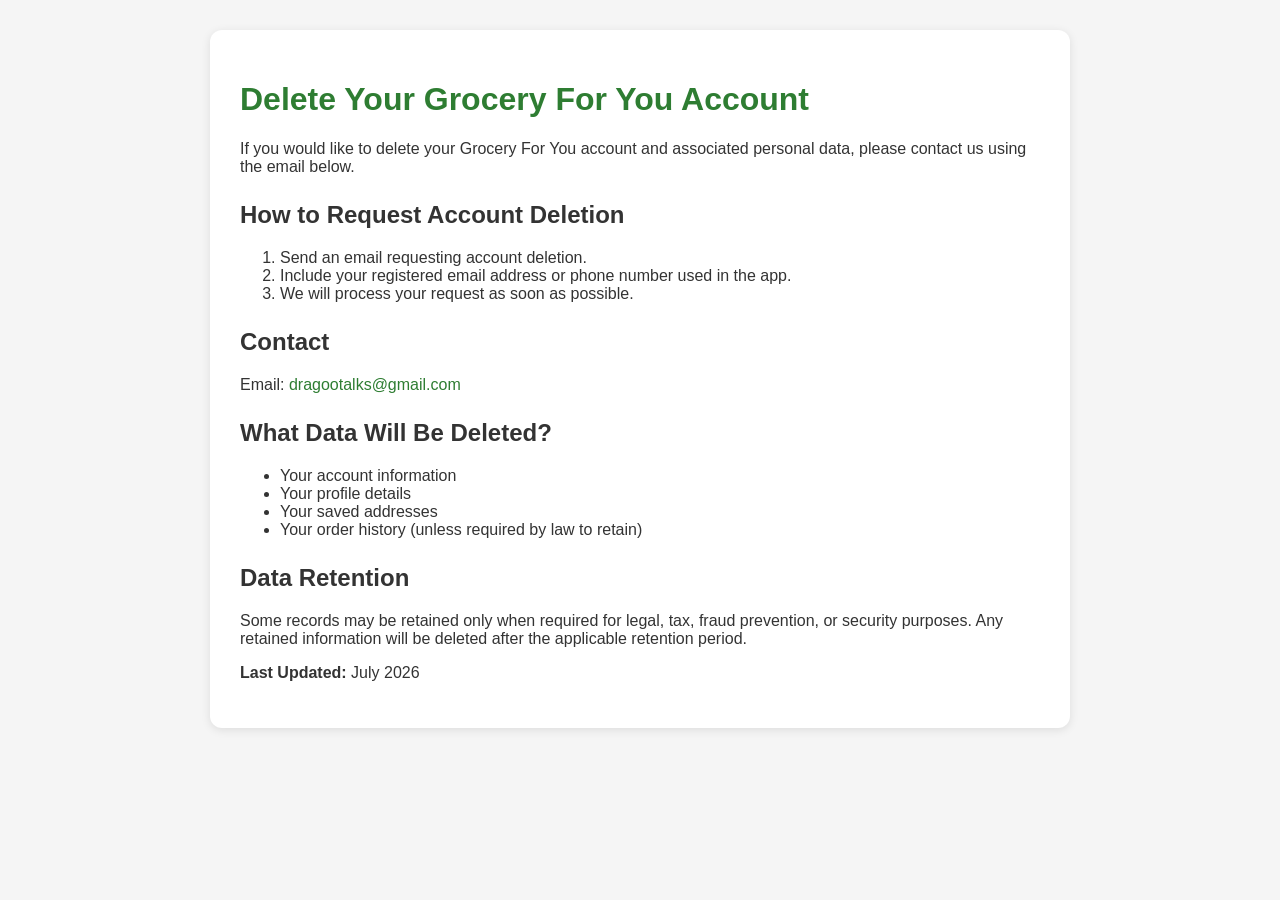
<file: delete-account.html>
<!DOCTYPE html>
<html lang="en">
<head>
<meta charset="UTF-8">
<meta name="viewport" content="width=device-width, initial-scale=1.0">
<title>Delete Account - Grocery For You</title>

<style>
body{
    font-family:Arial,sans-serif;
    background:#f5f5f5;
    margin:0;
    padding:30px;
    color:#333;
}
.container{
    max-width:800px;
    margin:auto;
    background:#fff;
    padding:30px;
    border-radius:12px;
    box-shadow:0 2px 10px rgba(0,0,0,.1);
}
h1{
    color:#2E7D32;
}
h2{
    margin-top:25px;
}
a{
    color:#2E7D32;
    text-decoration:none;
}
</style>
</head>

<body>

<div class="container">

<h1>Delete Your Grocery For You Account</h1>

<p>
If you would like to delete your Grocery For You account and associated personal data,
please contact us using the email below.
</p>

<h2>How to Request Account Deletion</h2>

<ol>
<li>Send an email requesting account deletion.</li>
<li>Include your registered email address or phone number used in the app.</li>
<li>We will process your request as soon as possible.</li>
</ol>

<h2>Contact</h2>

<p>
Email:
<a href="mailto:dragootalks@gmail.com">
dragootalks@gmail.com
</a>
</p>

<h2>What Data Will Be Deleted?</h2>

<ul>
<li>Your account information</li>
<li>Your profile details</li>
<li>Your saved addresses</li>
<li>Your order history (unless required by law to retain)</li>
</ul>

<h2>Data Retention</h2>

<p>
Some records may be retained only when required for legal, tax, fraud prevention,
or security purposes. Any retained information will be deleted after the applicable
retention period.
</p>

<p><strong>Last Updated:</strong> July 2026</p>

</div>

</body>
</html>
</file>
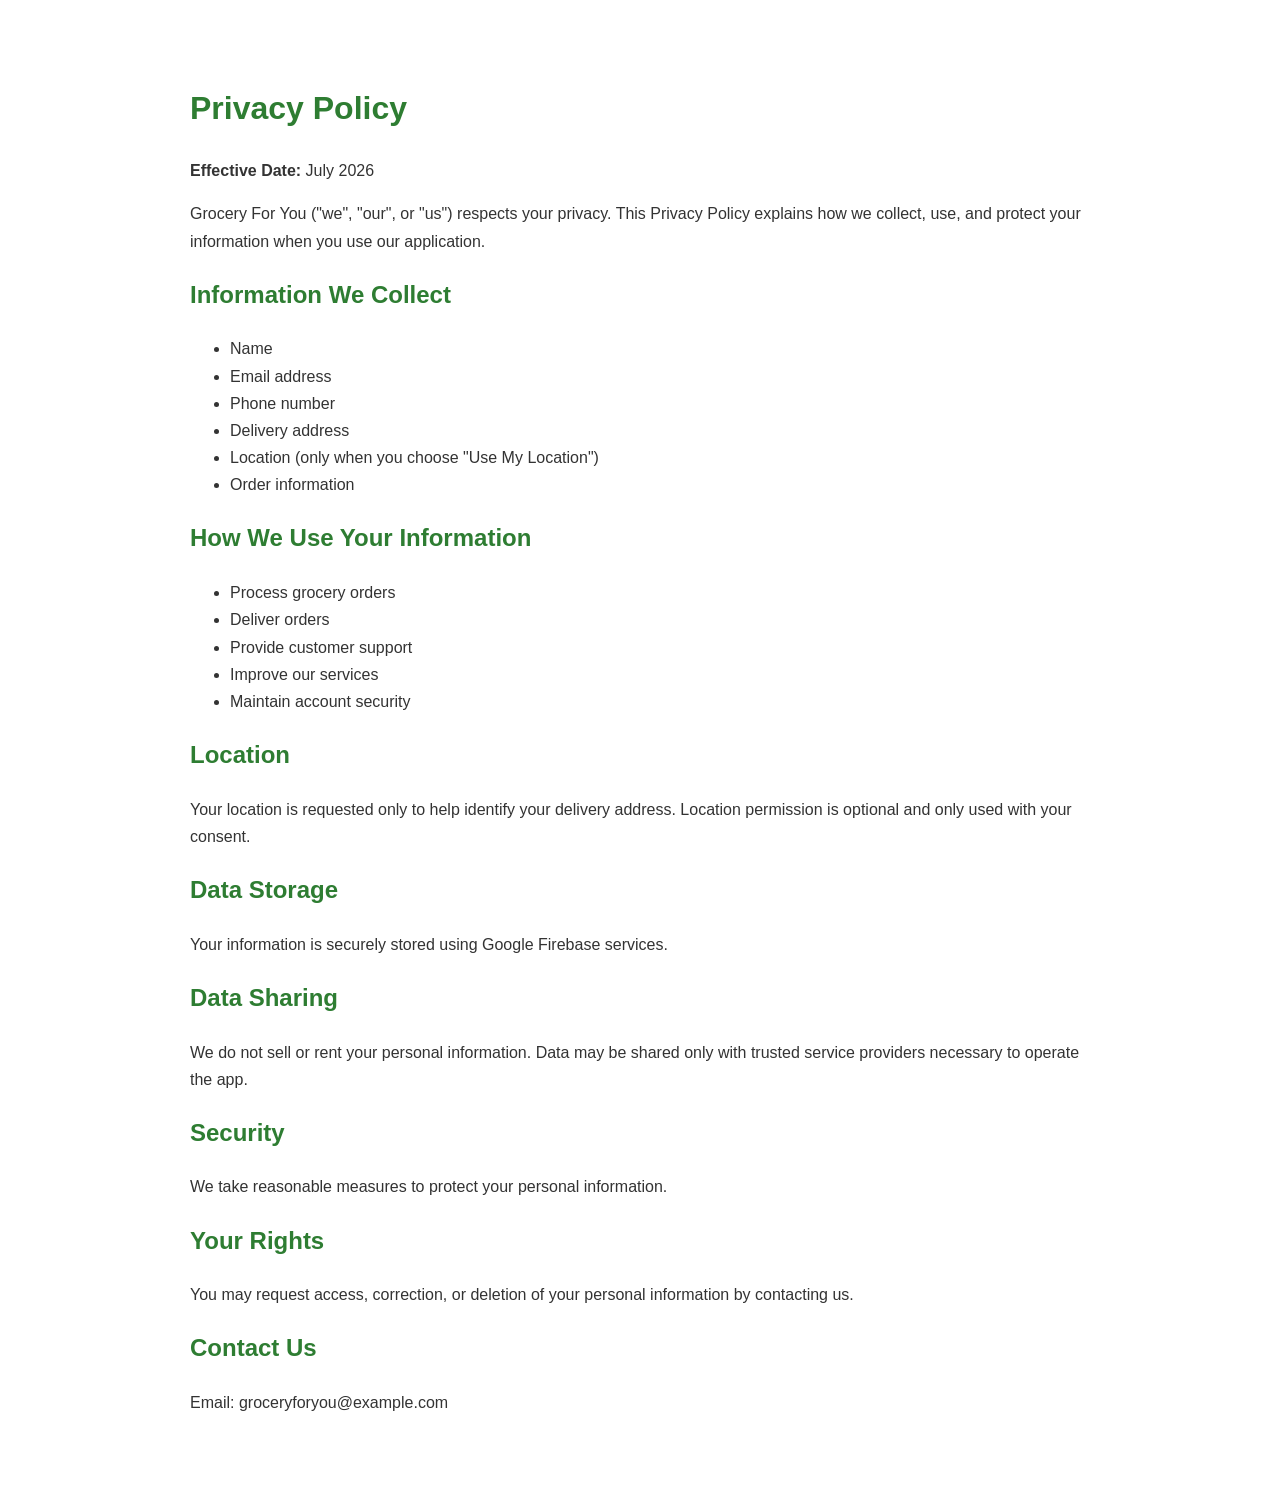
<file: privacy.html>
<!DOCTYPE html>
<html lang="en">
<head>
<meta charset="UTF-8">
<meta name="viewport" content="width=device-width, initial-scale=1.0">
<title>Privacy Policy - Grocery For You</title>
<style>
body{
    font-family:Arial,sans-serif;
    max-width:900px;
    margin:40px auto;
    padding:20px;
    line-height:1.7;
    color:#333;
}
h1,h2{color:#2E7D32;}
</style>
</head>
<body>

<h1>Privacy Policy</h1>

<p><strong>Effective Date:</strong> July 2026</p>

<p>Grocery For You ("we", "our", or "us") respects your privacy. This Privacy Policy explains how we collect, use, and protect your information when you use our application.</p>

<h2>Information We Collect</h2>
<ul>
<li>Name</li>
<li>Email address</li>
<li>Phone number</li>
<li>Delivery address</li>
<li>Location (only when you choose "Use My Location")</li>
<li>Order information</li>
</ul>

<h2>How We Use Your Information</h2>
<ul>
<li>Process grocery orders</li>
<li>Deliver orders</li>
<li>Provide customer support</li>
<li>Improve our services</li>
<li>Maintain account security</li>
</ul>

<h2>Location</h2>
<p>Your location is requested only to help identify your delivery address. Location permission is optional and only used with your consent.</p>

<h2>Data Storage</h2>
<p>Your information is securely stored using Google Firebase services.</p>

<h2>Data Sharing</h2>
<p>We do not sell or rent your personal information. Data may be shared only with trusted service providers necessary to operate the app.</p>

<h2>Security</h2>
<p>We take reasonable measures to protect your personal information.</p>

<h2>Your Rights</h2>
<p>You may request access, correction, or deletion of your personal information by contacting us.</p>

<h2>Contact Us</h2>
<p>Email: groceryforyou@example.com</p>

</body>
</html>
</file>
